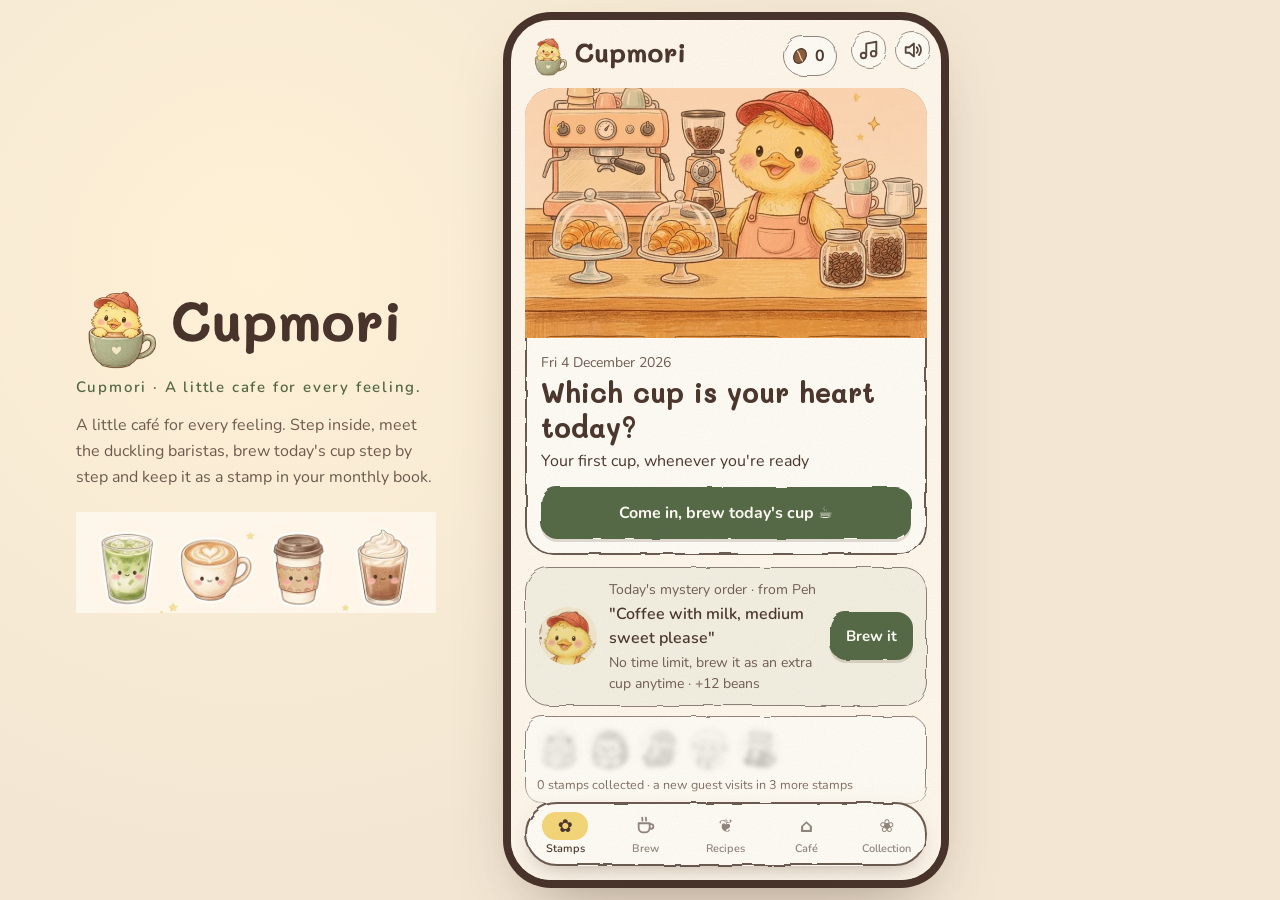
<file: index.html>
<!doctype html>
<html lang="th">
<head>
<meta charset="utf-8">
<meta name="viewport" content="width=device-width,initial-scale=1,viewport-fit=cover">
<title>Cupmori · ชงความรู้สึก เก็บวันของเรา</title>
<meta name="description" content="Cupmori (คัพมอริ) คาเฟ่เล็กๆ สำหรับทุกความรู้สึก ชงแก้ววันนี้เองกับน้องเป็ดบาริสต้า แล้วเก็บไว้เป็นแสตมป์ · A little cafe for every feeling.">
<meta name="theme-color" content="#FFF8EC">
<link rel="icon" href="assets/icons/cupmori-icon-32.png" sizes="32x32">
<link rel="icon" href="assets/icons/cupmori-icon-192.png" sizes="192x192">
<link rel="apple-touch-icon" href="assets/icons/cupmori-icon-180.png">
<link rel="manifest" href="manifest.webmanifest">
<meta name="apple-mobile-web-app-capable" content="yes">
<meta name="apple-mobile-web-app-title" content="Cupmori">
<link rel="preload" href="assets/fonts/Mali-Bold.woff2" as="font" type="font/woff2" crossorigin>
<link rel="preload" href="assets/fonts/NotoSansThai-400.woff2" as="font" type="font/woff2" crossorigin>
<link rel="stylesheet" href="style.css?v=11">
</head>
<body>
<svg width="0" height="0" style="position:absolute" aria-hidden="true"><defs>
<filter id="wob" x="-5%" y="-5%" width="110%" height="110%"><feTurbulence type="fractalNoise" baseFrequency=".04" numOctaves="2" seed="7"/><feDisplacementMap in="SourceGraphic" scale="4"/></filter>
<filter id="pencil" x="-5%" y="-5%" width="110%" height="110%"><feTurbulence type="fractalNoise" baseFrequency="1.4 .12" numOctaves="2" seed="2" result="t"/><feColorMatrix in="t" type="matrix" values="0 0 0 0 0  0 0 0 0 0  0 0 0 0 0  0 0 0 -1.6 1.25" result="m"/><feComposite in="SourceGraphic" in2="m" operator="in" result="c"/><feTurbulence type="fractalNoise" baseFrequency=".05" numOctaves="2" seed="4" result="w"/><feDisplacementMap in="c" in2="w" scale="4"/></filter>
</defs></svg>

<aside class="side">
  <div class="side-in">
    <div class="side-logo" data-logo-slot="side"><img src="assets/brand/emblem.webp" alt="" class="side-emblem"><img src="assets/brand/wordmark.svg" alt="Cupmori" class="side-wordmark"></div>
    <div class="side-sub">คัพมอริ · ชงความรู้สึก เก็บวันของเรา</div>
    <p>คาเฟ่เล็กๆ สำหรับทุกความรู้สึก เข้าร้าน เจอน้องเป็ดบาริสต้า ชงแก้ววันนี้เองทีละขั้น แล้วเก็บไว้เป็นแสตมป์ในสมุดรายเดือน</p>
    <img src="assets/img/stamps-row.webp" alt="" class="side-cups">
  </div>
</aside>

<div class="phone" id="phone">
  <div class="splash" id="splash" aria-hidden="true"><img src="assets/img/launch.webp" alt=""></div>
  <div class="grain"></div>
  <main id="app"></main>
  <div class="tabfade" id="tabfade"></div>
  <nav class="tabbar hd" id="tabbar">
    <button data-go="home" class="on"><i>✿</i>แสตมป์</button>
    <button data-go="start"><i><svg class="ico" width="22" height="22" viewBox="0 0 24 24" fill="none" stroke="currentColor" stroke-width="2" stroke-linecap="round" stroke-linejoin="round" aria-hidden="true" focusable="false"><path d="M4 9h12v5a5 5 0 0 1-5 5H9a5 5 0 0 1-5-5z"/><path d="M16 10h1.5a2.5 2.5 0 0 1 0 5H16"/><path d="M8 3c-1 1 1 2 0 3M12 3c-1 1 1 2 0 3"/></svg></i>ชงวันนี้</button>
    <button data-go="recipes"><i>❦</i>สูตร</button>
    <button data-go="room"><i>⌂</i>ร้าน</button>
    <button data-go="collect"><i>❀</i>สะสม</button>
  </nav>
  <div class="sheet-back" id="sheetBack"></div>
  <div class="sheet" id="sheet" role="dialog" aria-modal="true"><button class="sheet-x" data-act="close" aria-label="ปิด">✕</button><div id="sheetBody"></div></div>
  <button class="mute bgm hd thin off" id="bgmBtn" data-act="bgm" aria-label="ตั้งค่าเสียง" aria-haspopup="dialog" aria-expanded="false"><svg class="ico" width="22" height="22" viewBox="0 0 24 24" fill="none" stroke="currentColor" stroke-width="2" stroke-linecap="round" stroke-linejoin="round" aria-hidden="true" focusable="false"><path d="M9 18V5l11-2v13"/><circle cx="6" cy="18" r="3"/><circle cx="17" cy="16" r="3"/></svg></button>
  <div class="volpop hd thin" id="volPop" role="dialog" aria-label="ตั้งค่าเสียง" hidden></div>
  <button class="mute hd thin" id="muteBtn" data-act="mute" aria-label="ปิดเสียง"><svg class="ico" width="22" height="22" viewBox="0 0 24 24" fill="none" stroke="currentColor" stroke-width="2" stroke-linecap="round" stroke-linejoin="round" aria-hidden="true" focusable="false"><path d="M4 9h4l5-4v14l-5-4H4z"/><path d="M16 9a4 4 0 0 1 0 6"/><path d="M18.5 6.5a8 8 0 0 1 0 11"/></svg></button>
  <div class="toast" id="toast"></div>
  <canvas id="confetti"></canvas>
</div>
<script src="platform.js?v=11"></script>
<script src="festivals.js?v=11"></script>
<script src="i18n-en.js?v=11"></script>
<script src="i18n.js?v=11"></script>
<script src="content.js?v=11"></script>
<script src="sfx.js?v=11"></script>
<script src="art.js?v=11"></script>
<script src="app.js?v=11"></script>
<script>setTimeout(()=>{ const s=document.getElementById('splash'); if(s){ s.classList.add('out'); setTimeout(()=>s.remove(),600); } }, 700);</script>
</body>
</html>
</file>
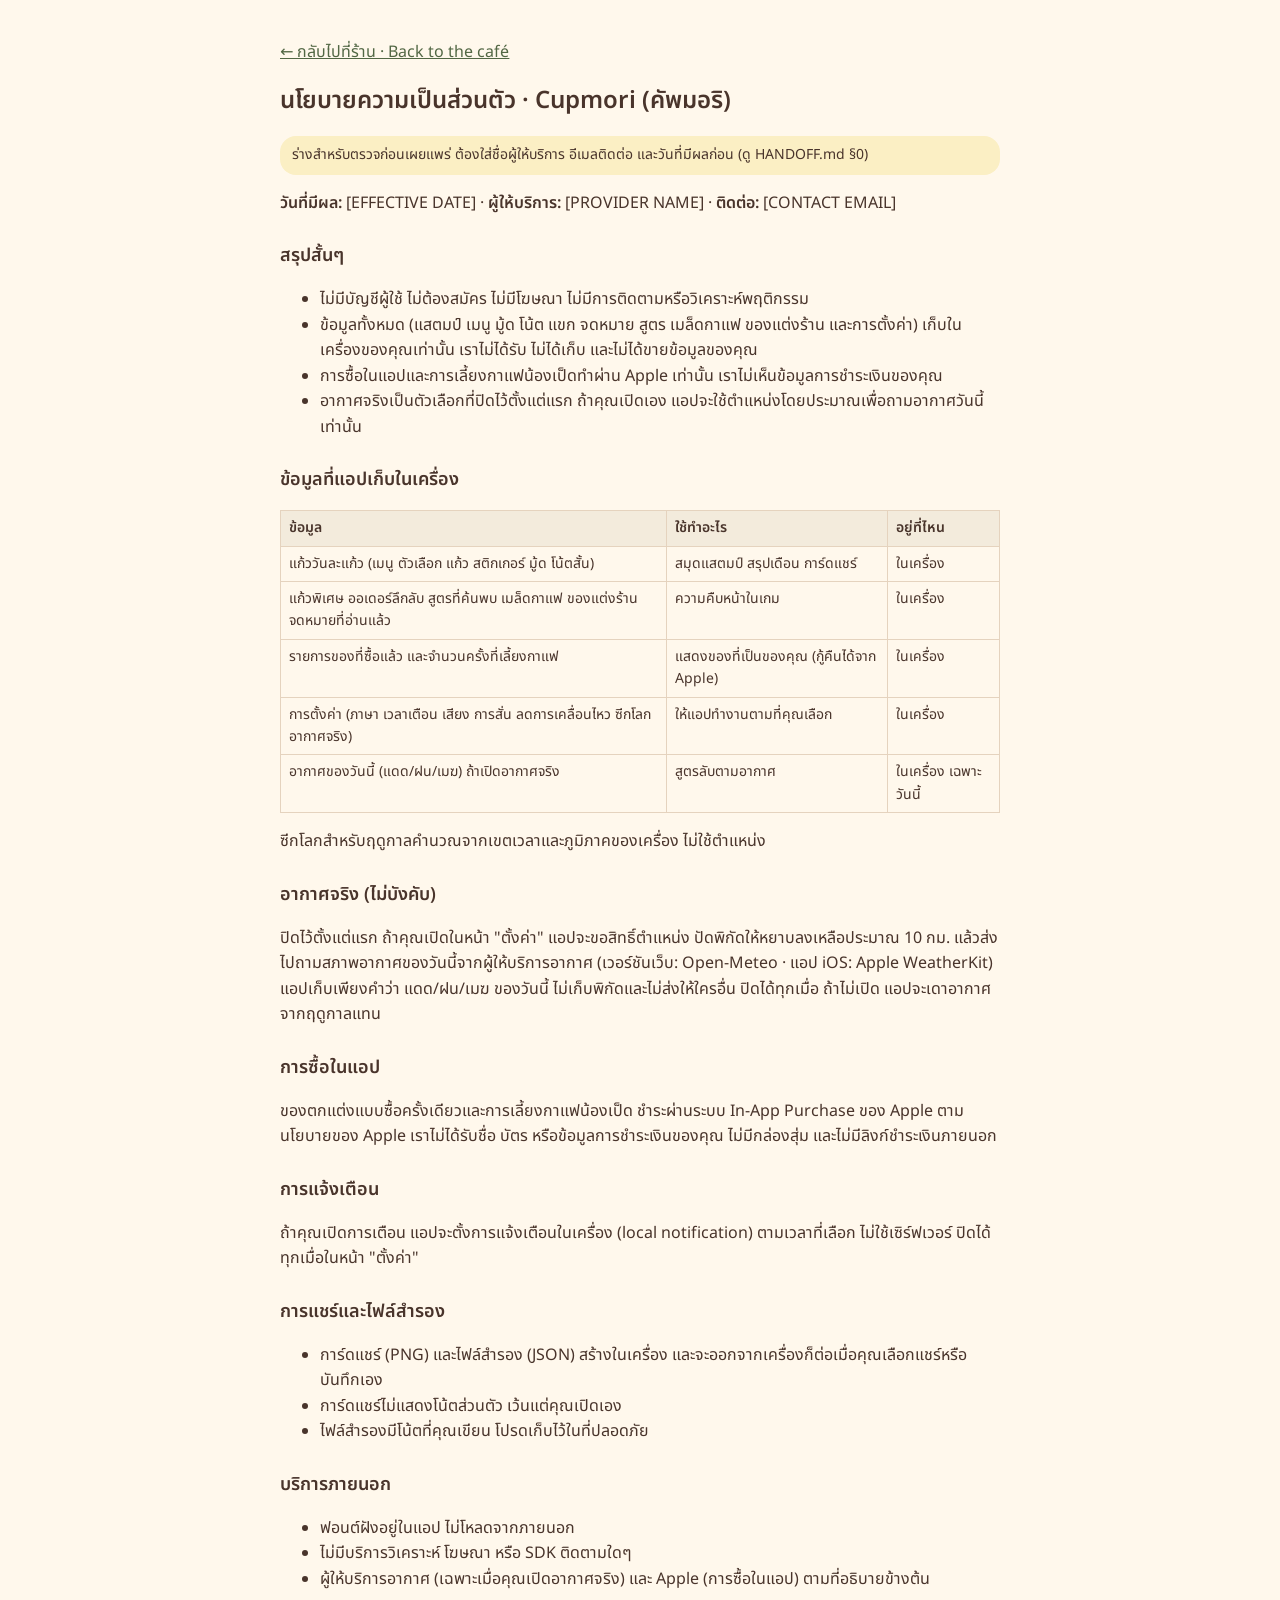
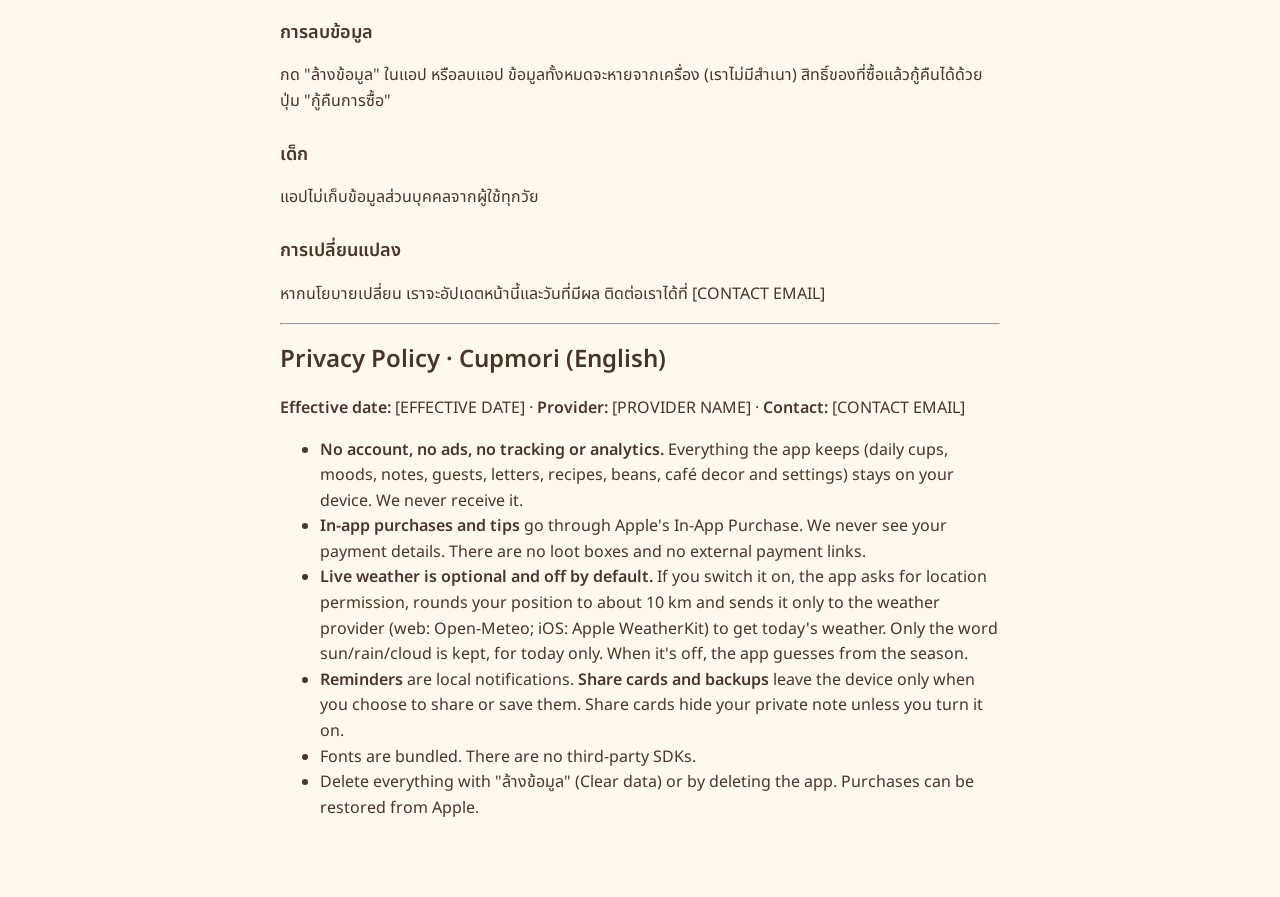
<file: privacy.html>
<!doctype html><html lang="th"><head><meta charset="utf-8"><meta name="viewport" content="width=device-width,initial-scale=1">
<title>นโยบายความเป็นส่วนตัว · Cupmori</title><link rel="icon" href="assets/icons/cupmori-icon-32.png">
<style>@font-face{font-family:"Noto Sans Thai";src:url(assets/fonts/NotoSansThai-400.woff2) format("woff2");font-weight:100 500}@font-face{font-family:"Noto Sans Thai";src:url(assets/fonts/NotoSansThai-600.woff2) format("woff2");font-weight:501 900}
body{font:16px/1.6 "Noto Sans Thai",system-ui,-apple-system,sans-serif;color:#49342B;background:#FFF8EC;max-width:720px;margin:0 auto;padding:24px 18px 60px}h1{font-size:24px}h2{font-size:18px;margin-top:26px}table{border-collapse:collapse;width:100%;font-size:14px}td,th{border:1px solid #E5D3BE;padding:6px 8px;text-align:left;vertical-align:top}th{background:#F3EBDC}.note{background:#FBEFC4;border-radius:16px;padding:8px 12px;font-size:14px}a{color:#526744}</style></head>
<body><p><a href="index.html">← กลับไปที่ร้าน · Back to the café</a></p>
<!-- generated from PRIVACY.md -->
<h1>นโยบายความเป็นส่วนตัว · Cupmori (คัพมอริ)</h1>
<p class="note">ร่างสำหรับตรวจก่อนเผยแพร่ ต้องใส่ชื่อผู้ให้บริการ อีเมลติดต่อ และวันที่มีผลก่อน (ดู HANDOFF.md §0)</p>
<p><strong>วันที่มีผล:</strong> [EFFECTIVE DATE] · <strong>ผู้ให้บริการ:</strong> [PROVIDER NAME] · <strong>ติดต่อ:</strong> [CONTACT EMAIL]</p>
<h2>สรุปสั้นๆ</h2>
<ul>
<li>ไม่มีบัญชีผู้ใช้ ไม่ต้องสมัคร ไม่มีโฆษณา ไม่มีการติดตามหรือวิเคราะห์พฤติกรรม</li>
<li>ข้อมูลทั้งหมด (แสตมป์ เมนู มู้ด โน้ต แขก จดหมาย สูตร เมล็ดกาแฟ ของแต่งร้าน และการตั้งค่า) เก็บในเครื่องของคุณเท่านั้น เราไม่ได้รับ ไม่ได้เก็บ และไม่ได้ขายข้อมูลของคุณ</li>
<li>การซื้อในแอปและการเลี้ยงกาแฟน้องเป็ดทำผ่าน Apple เท่านั้น เราไม่เห็นข้อมูลการชำระเงินของคุณ</li>
<li>อากาศจริงเป็นตัวเลือกที่ปิดไว้ตั้งแต่แรก ถ้าคุณเปิดเอง แอปจะใช้ตำแหน่งโดยประมาณเพื่อถามอากาศวันนี้เท่านั้น</li>
</ul>
<h2>ข้อมูลที่แอปเก็บในเครื่อง</h2>
<table>
<thead>
<tr>
<th>ข้อมูล</th>
<th>ใช้ทำอะไร</th>
<th>อยู่ที่ไหน</th>
</tr>
</thead>
<tbody>
<tr>
<td>แก้ววันละแก้ว (เมนู ตัวเลือก แก้ว สติกเกอร์ มู้ด โน้ตสั้น)</td>
<td>สมุดแสตมป์ สรุปเดือน การ์ดแชร์</td>
<td>ในเครื่อง</td>
</tr>
<tr>
<td>แก้วพิเศษ ออเดอร์ลึกลับ สูตรที่ค้นพบ เมล็ดกาแฟ ของแต่งร้าน จดหมายที่อ่านแล้ว</td>
<td>ความคืบหน้าในเกม</td>
<td>ในเครื่อง</td>
</tr>
<tr>
<td>รายการของที่ซื้อแล้ว และจำนวนครั้งที่เลี้ยงกาแฟ</td>
<td>แสดงของที่เป็นของคุณ (กู้คืนได้จาก Apple)</td>
<td>ในเครื่อง</td>
</tr>
<tr>
<td>การตั้งค่า (ภาษา เวลาเตือน เสียง การสั่น ลดการเคลื่อนไหว ซีกโลก อากาศจริง)</td>
<td>ให้แอปทำงานตามที่คุณเลือก</td>
<td>ในเครื่อง</td>
</tr>
<tr>
<td>อากาศของวันนี้ (แดด/ฝน/เมฆ) ถ้าเปิดอากาศจริง</td>
<td>สูตรลับตามอากาศ</td>
<td>ในเครื่อง เฉพาะวันนี้</td>
</tr>
</tbody>
</table>
<p>ซีกโลกสำหรับฤดูกาลคำนวณจากเขตเวลาและภูมิภาคของเครื่อง ไม่ใช้ตำแหน่ง</p>
<h2>อากาศจริง (ไม่บังคับ)</h2>
<p>ปิดไว้ตั้งแต่แรก ถ้าคุณเปิดในหน้า "ตั้งค่า" แอปจะขอสิทธิ์ตำแหน่ง ปัดพิกัดให้หยาบลงเหลือประมาณ 10 กม. แล้วส่งไปถามสภาพอากาศของวันนี้จากผู้ให้บริการอากาศ (เวอร์ชันเว็บ: Open-Meteo · แอป iOS: Apple WeatherKit) แอปเก็บเพียงคำว่า แดด/ฝน/เมฆ ของวันนี้ ไม่เก็บพิกัดและไม่ส่งให้ใครอื่น ปิดได้ทุกเมื่อ ถ้าไม่เปิด แอปจะเดาอากาศจากฤดูกาลแทน</p>
<h2>การซื้อในแอป</h2>
<p>ของตกแต่งแบบซื้อครั้งเดียวและการเลี้ยงกาแฟน้องเป็ด ชำระผ่านระบบ In-App Purchase ของ Apple ตามนโยบายของ Apple เราไม่ได้รับชื่อ บัตร หรือข้อมูลการชำระเงินของคุณ ไม่มีกล่องสุ่ม และไม่มีลิงก์ชำระเงินภายนอก</p>
<h2>การแจ้งเตือน</h2>
<p>ถ้าคุณเปิดการเตือน แอปจะตั้งการแจ้งเตือนในเครื่อง (local notification) ตามเวลาที่เลือก ไม่ใช้เซิร์ฟเวอร์ ปิดได้ทุกเมื่อในหน้า "ตั้งค่า"</p>
<h2>การแชร์และไฟล์สำรอง</h2>
<ul>
<li>การ์ดแชร์ (PNG) และไฟล์สำรอง (JSON) สร้างในเครื่อง และจะออกจากเครื่องก็ต่อเมื่อคุณเลือกแชร์หรือบันทึกเอง</li>
<li>การ์ดแชร์ไม่แสดงโน้ตส่วนตัว เว้นแต่คุณเปิดเอง</li>
<li>ไฟล์สำรองมีโน้ตที่คุณเขียน โปรดเก็บไว้ในที่ปลอดภัย</li>
</ul>
<h2>บริการภายนอก</h2>
<ul>
<li>ฟอนต์ฝังอยู่ในแอป ไม่โหลดจากภายนอก</li>
<li>ไม่มีบริการวิเคราะห์ โฆษณา หรือ SDK ติดตามใดๆ</li>
<li>ผู้ให้บริการอากาศ (เฉพาะเมื่อคุณเปิดอากาศจริง) และ Apple (การซื้อในแอป) ตามที่อธิบายข้างต้น</li>
</ul>
<h2>การลบข้อมูล</h2>
<p>กด "ล้างข้อมูล" ในแอป หรือลบแอป ข้อมูลทั้งหมดจะหายจากเครื่อง (เราไม่มีสำเนา) สิทธิ์ของที่ซื้อแล้วกู้คืนได้ด้วยปุ่ม "กู้คืนการซื้อ"</p>
<h2>เด็ก</h2>
<p>แอปไม่เก็บข้อมูลส่วนบุคคลจากผู้ใช้ทุกวัย</p>
<h2>การเปลี่ยนแปลง</h2>
<p>หากนโยบายเปลี่ยน เราจะอัปเดตหน้านี้และวันที่มีผล ติดต่อเราได้ที่ [CONTACT EMAIL]</p>
<hr />
<h1>Privacy Policy · Cupmori (English)</h1>
<p><strong>Effective date:</strong> [EFFECTIVE DATE] · <strong>Provider:</strong> [PROVIDER NAME] · <strong>Contact:</strong> [CONTACT EMAIL]</p>
<ul>
<li><strong>No account, no ads, no tracking or analytics.</strong> Everything the app keeps (daily cups, moods, notes, guests, letters, recipes, beans, café decor and settings) stays on your device. We never receive it.</li>
<li><strong>In-app purchases and tips</strong> go through Apple's In-App Purchase. We never see your payment details. There are no loot boxes and no external payment links.</li>
<li><strong>Live weather is optional and off by default.</strong> If you switch it on, the app asks for location permission, rounds your position to about 10 km and sends it only to the weather provider (web: Open-Meteo; iOS: Apple WeatherKit) to get today's weather. Only the word sun/rain/cloud is kept, for today only. When it's off, the app guesses from the season.</li>
<li><strong>Reminders</strong> are local notifications. <strong>Share cards and backups</strong> leave the device only when you choose to share or save them. Share cards hide your private note unless you turn it on.</li>
<li>Fonts are bundled. There are no third-party SDKs.</li>
<li>Delete everything with "ล้างข้อมูล" (Clear data) or by deleting the app. Purchases can be restored from Apple.</li>
</ul>
</body></html>
</file>
<file: style.css>
/* Cupmori CI (cupmori-ci.pdf): Cream #FFF8EC · Cocoa #49342B · Sage #9DAE8D · Forest #526744 · Butter #F5D778
   Terracotta #BD7258 (decoration only, never small text) · Blush #E7AAA0 · Lavender #C8BFDA · Sky #BBD4DF · Error #9C4438 (system only) · Line #DDD2C2 (dividers only). VI v1.1: cocoa text on light colours;
   primary buttons Forest with Paper text; cards 24px, buttons 16px, inputs 12px, touch targets >= 48px. Noto Sans Thai 400/600 (static instances) for Thai body, Nunito for English and numbers, Mali Bold for display only. Fonts bundled (OFL), no CDN. */
@font-face{font-family:Mali;src:url(assets/fonts/Mali-Bold.woff2) format("woff2");font-weight:700;font-display:swap}
@font-face{font-family:Nunito;src:url(assets/fonts/Nunito-VF.woff2) format("woff2");font-weight:200 1000;font-display:swap;unicode-range:U+0000-0E00,U+0E80-FFFF}
@font-face{font-family:"Noto Sans Thai";src:url(assets/fonts/NotoSansThai-400.woff2) format("woff2");font-weight:100 500;font-display:swap}
@font-face{font-family:"Noto Sans Thai";src:url(assets/fonts/NotoSansThai-600.woff2) format("woff2");font-weight:501 900;font-display:swap}
:root{--bg:#FFF8EC;--card:#FFFDF7;--paper:#FFFDF7;--ink:#49342B;--ink2:#6E5A4E;--acc:#526744;--accD:#526744;--sage:#9DAE8D;--forest:#526744;--butter:#F5D778;--terra:#BD7258;--blush:#E7AAA0;--lav:#C8BFDA;--sky:#BBD4DF;--error:#9C4438;--line:#DDD2C2;--r-card:24px;--r-btn:16px;--r-input:12px;--c1:#F5D778;--c2:#E7AAA0;--wood:#C79A6B;--mint:#DCE4D3;--chalk:#FFF4DA;--r:24px;--fd:Mali,"Noto Sans Thai",system-ui,sans-serif;--fb:Nunito,"Noto Sans Thai",system-ui,sans-serif}
*{box-sizing:border-box;margin:0;padding:0;-webkit-tap-highlight-color:transparent}
html,body{height:100%}
body{font-family:var(--fb);font-size:16px;line-height:1.6;color:var(--ink);background:#F3E6D3;overflow:hidden}
button{font:inherit;color:inherit;background:none;border:0;cursor:pointer}
img{display:block;max-width:100%}
.phone{position:fixed;inset:0;background:var(--bg);overflow:hidden}
.grain{position:absolute;inset:0;pointer-events:none;z-index:60;opacity:.2;mix-blend-mode:multiply;background:url("data:image/svg+xml,%3Csvg xmlns='http://www.w3.org/2000/svg' width='240' height='240'%3E%3Cfilter id='n'%3E%3CfeTurbulence type='fractalNoise' baseFrequency='.9' numOctaves='3' stitchTiles='stitch'/%3E%3CfeColorMatrix values='0 0 0 0 .35 0 0 0 0 .27 0 0 0 0 .2 0 0 0 .55 0'/%3E%3C/filter%3E%3Crect width='240' height='240' filter='url(%23n)'/%3E%3C/svg%3E")}
#app{position:absolute;inset:0;overflow-y:auto;overflow-x:hidden;padding-bottom:110px;scroll-behavior:smooth}
#app.noTab{padding-bottom:0}
.side{display:none}
@media (min-width:900px){
  body{background:#F3E6D3 radial-gradient(circle at 20% 30%,#FFF1D6 0,transparent 50%)}
  .side{display:flex;position:fixed;left:0;top:0;bottom:0;width:calc(50% - 230px);align-items:center;justify-content:flex-end;padding-right:56px}
  .side-in{max-width:380px}
  .side-logo{font:700 52px/1 var(--fd)}
  .side-sub{font:600 15px var(--fb);letter-spacing:.12em;color:var(--accD);margin:8px 0 16px}
  .side p{font-size:16px;line-height:1.6;color:var(--ink2)}
  .side-cups{margin-top:22px;mix-blend-mode:multiply;width:100%}
  .phone{left:50%;top:50%;width:430px;height:min(880px,calc(100vh - 40px));transform:translate(-30%,-50%);border-radius:40px;box-shadow:0 30px 70px -25px rgba(73,52,43,.55),0 0 0 8px #49342B}
}
/* hand drawn borders */
.hd{position:relative}
.hd:before{content:"";position:absolute;inset:0;border:2.3px solid var(--ink);border-radius:inherit;filter:url(#wob);pointer-events:none;opacity:.82}
.hd.thin:before{border-width:1.7px;opacity:.6}
.hd.dash:before{border-style:dashed;opacity:.55}
.H{font:700 28px/1.1 var(--fd)}
.H.xl{font-size:34px}
.sub{font-size:14px;line-height:1.5;color:var(--ink2)}
.btn{position:relative;display:inline-flex;align-items:center;justify-content:center;gap:6px;height:52px;padding:0 22px;border-radius:16px;font:700 16px var(--fb);color:var(--paper);isolation:isolate;transition:transform .15s}
.btn:active{transform:scale(.96)}
.btn:after{content:"";position:absolute;inset:0;border-radius:inherit;background:var(--acc);filter:url(#pencil);z-index:-1}
.btn.soft{color:var(--ink)}.btn.soft:after{background:var(--card)}
.btn.yel{color:var(--ink)}.btn.yel:after{background:var(--c1)}
.btn.peach{color:var(--ink)}.btn.peach:after{background:var(--c2)}
.btn[disabled]{opacity:.45;pointer-events:none}
.btn.sm{height:48px;font-size:15px;padding:0 16px}
.btn.wide{width:100%}
.chip{position:relative;display:inline-flex;align-items:center;gap:6px;min-height:48px;padding:6px 14px;border-radius:16px;font:600 14px var(--fb);background:var(--card);transition:transform .15s}
.chip:active{transform:scale(.95)}
.chip.on{background:var(--c1)}
.chip.on:after{content:"✓";position:absolute;top:-7px;right:-5px;width:20px;height:20px;border-radius:50%;background:var(--acc);color:#fff;font:700 11px/20px Mali;text-align:center}
.chips{display:flex;flex-wrap:wrap;gap:9px}
.lbl{font:600 14px var(--fb);color:var(--ink2);margin:14px 0 8px}
.star{position:absolute;color:#F5D778;pointer-events:none;animation:tw 2.4s ease-in-out infinite}
@keyframes tw{50%{transform:scale(.7) rotate(20deg);opacity:.6}}
.view{animation:vin .45s cubic-bezier(.2,.9,.3,1.2)}
@keyframes vin{from{opacity:0;transform:translateY(14px)}}
/* top */
.top{display:flex;justify-content:space-between;align-items:center;padding:16px 18px 6px}
.logo{font:700 22px var(--fd);display:flex;align-items:center;gap:8px}
.logo img{width:34px;height:34px;border-radius:50%;object-fit:cover;mix-blend-mode:multiply}
.pill{position:relative;font:600 13.5px var(--fb);padding:6px 12px;border-radius:99px;background:var(--card)}
/* home hero */
.hero{margin:6px 14px 0;border-radius:28px;overflow:hidden;background:var(--card)}
.hero-img{position:relative;height:250px;overflow:hidden}
.hero-img .bg{width:100%;height:100%;object-fit:cover;object-position:50% 72%}
.hero-img .duck{position:absolute;left:50%;bottom:-6px;width:170px;transform:translateX(-50%);mix-blend-mode:multiply;-webkit-mask-image:radial-gradient(closest-side,#000 72%,transparent 100%);mask-image:radial-gradient(closest-side,#000 72%,transparent 100%)}
.hero-body{padding:14px 16px 16px}
.today{display:flex;gap:14px;align-items:center}
.today .stampbig{width:96px;flex:0 0 96px}
.bubble{position:absolute;background:#FFFDF7;padding:8px 13px;border-radius:18px;font:600 14px/1.35 var(--fb);z-index:7;max-width:220px;animation:pop .5s cubic-bezier(.2,1.4,.4,1)}
.bubble:before{content:"";position:absolute;inset:0;border:2.2px solid var(--ink);border-radius:inherit;filter:url(#wob)}
@keyframes pop{from{transform:scale(.6);opacity:0}}
/* calendar */
.calcard{margin:16px 14px 0;border-radius:28px;background:var(--card);padding:16px 12px 16px}
.calhead{display:flex;justify-content:space-between;align-items:center;margin:0 4px 10px}
.calnav{display:flex;gap:6px}.calnav .chip{min-height:36px;width:40px;justify-content:center;padding:0}
.cal{display:grid;grid-template-columns:repeat(7,minmax(0,1fr));gap:6px}
.dw{text-align:center;font:600 11px var(--fb);opacity:.65;margin-bottom:2px}
.day{aspect-ratio:1;border-radius:50%;position:relative;display:flex;align-items:center;justify-content:center;font:600 11px var(--fb);color:var(--ink2)}
.day.f{cursor:pointer;background:var(--d,#F8E6CF);animation:stampin .5s backwards}
.day.f img{width:112%;height:112%;object-fit:cover;border-radius:50%;mix-blend-mode:multiply}
.day.f:before{content:"";position:absolute;inset:-2px;border:2px dashed var(--ink);border-radius:50%;filter:url(#wob);opacity:.55}
.day .n{position:absolute;top:-5px;left:-4px;font-size:9px;background:var(--bg);border-radius:8px;padding:0 4px;z-index:2;color:var(--ink)}
.day .mf{position:absolute;right:-5px;bottom:-4px;z-index:2}
.day.e:before{content:"";position:absolute;inset:4px;border:1.6px dashed var(--ink);border-radius:50%;filter:url(#wob);opacity:.35}
.day.fut{opacity:.4}
.day.t:after{content:"";position:absolute;inset:-5px;border:2.6px solid var(--acc);border-radius:50%;filter:url(#wob)}
.day.e.t{cursor:pointer;color:var(--accD)}
@keyframes stampin{from{transform:scale(1.6) rotate(-14deg);opacity:0}}
.mix{display:flex;height:16px;border-radius:9px;overflow:hidden;margin-top:6px}
.mix i{display:block;height:100%;filter:url(#pencil)}
.tiles{display:grid;grid-template-columns:repeat(3,1fr);gap:8px}
.tile{position:relative;border-radius:16px;padding:9px 10px;background:var(--card);font:500 11.5px var(--fb)}
.tile b{display:block;font:700 22px/1.2 var(--fd)}
.homeacts{display:flex;flex-wrap:wrap;gap:8px;margin:14px 14px 0}
.footnote{font-size:11px;color:var(--ink2);text-align:center;margin:18px 0 6px}
.footnote button{text-decoration:underline}
/* tabbar */
.tabbar{position:absolute;left:14px;right:14px;bottom:max(14px,env(safe-area-inset-bottom));height:64px;border-radius:99px;background:var(--card);display:flex;justify-content:space-around;align-items:center;z-index:30;box-shadow:0 10px 24px -12px rgba(90,70,54,.5);transition:transform .35s}
.tabbar.hide{transform:translateY(130%)}
.tabbar button{display:flex;flex-direction:column;align-items:center;font:600 11px var(--fb);opacity:.6;gap:1px}
.tabbar button i{font-style:normal;font-size:18px;width:46px;height:28px;line-height:28px;border-radius:14px;text-align:center}
.tabbar button.on{opacity:1}.tabbar button.on i{background:var(--c1)}
/* barista picker */
.bgrid{display:grid;grid-template-columns:1fr 1fr;gap:12px;padding:6px 14px}
.bcard{border-radius:24px;background:var(--card);padding:8px 8px 12px;text-align:center;transition:transform .2s}
.bcard img{width:100%;aspect-ratio:1;object-fit:cover;border-radius:18px;mix-blend-mode:multiply}
.bcard b{display:block;font:700 19px var(--fd);margin-top:2px}
.bcard small{display:block;font-size:11.5px;color:var(--ink2);line-height:1.3}
.bcard.on{background:var(--c1);transform:translateY(-3px)}
.bcard.on:after{content:"✓";position:absolute;top:-6px;right:-4px;width:26px;height:26px;border-radius:50%;background:var(--acc);color:#fff;font:700 14px/26px Mali}
.bcard:last-child:nth-child(odd){grid-column:span 2;display:grid;grid-template-columns:44% 1fr;align-items:center;text-align:left;gap:10px}
.greet{margin:10px 14px 0;border-radius:20px;background:#FFFDF7;padding:12px 14px;font:600 14px var(--fb);display:flex;gap:10px;align-items:center}
.greet img{width:48px;height:48px;border-radius:50%;object-fit:cover;mix-blend-mode:multiply;flex:0 0 48px}
.sticky-foot{position:sticky;bottom:0;padding:12px 14px calc(14px + env(safe-area-inset-bottom));background:linear-gradient(transparent,var(--bg) 30%);z-index:20;display:flex;gap:10px}
/* quirks */
.q-pe{animation:qpe 1.6s ease-in-out infinite}@keyframes qpe{50%{transform:translateY(-6px)}}
.q-puy{animation:qpuy 3.4s ease-in-out infinite;transform-origin:50% 100%}@keyframes qpuy{50%{transform:rotate(-3deg)}}
.q-chompoo{animation:qch 2.2s ease-in-out infinite;transform-origin:50% 100%}@keyframes qch{25%{transform:rotate(2deg) scale(1.02)}75%{transform:rotate(-2deg)}}
.q-nam{animation:qnam 1.2s steps(2) infinite}@keyframes qnam{50%{transform:translateX(1.5px)}}
.q-lung{animation:qlung 3s ease-in-out infinite;transform-origin:50% 90%}@keyframes qlung{40%{transform:rotate(2.5deg)}60%{transform:rotate(2.5deg)}}
/* menu board */
.board-wrap{position:relative;height:560px;overflow:hidden}
.board-wrap .bg{width:100%;height:100%;object-fit:cover;object-position:50% 0}
.board-wrap .duck{position:absolute;left:50%;top:282px;width:200px;transform:translateX(-50%);mix-blend-mode:multiply;-webkit-mask-image:radial-gradient(closest-side,#000 70%,transparent 100%);mask-image:radial-gradient(closest-side,#000 70%,transparent 100%)}
.chalk{position:absolute;color:var(--chalk);font-family:var(--fd);font-weight:700;z-index:3;text-shadow:0 0 1px rgba(255,255,255,.4)}
.chalk .t{font-size:16px;text-align:center;letter-spacing:.04em}
.chalk .cols{display:grid;grid-template-columns:1fr 1fr;gap:0 12px;font-size:12.5px;line-height:1.55}
.chalk h4{font:700 13px var(--fd);border-bottom:1.5px dashed currentColor;margin-bottom:2px}
.chalk .r{display:flex;justify-content:space-between;cursor:pointer;border-radius:6px;padding:0 3px}
.chalk .r.on{background:rgba(255,231,163,.28);color:#FFE7A3}
.menu-sheet{position:relative;margin-top:-56px;background:var(--bg);border-radius:30px 30px 0 0;padding:16px 14px 0;z-index:8}
.menu-sheet:before{content:"";position:absolute;inset:0;border:2.3px solid var(--ink);border-bottom:0;border-radius:inherit;filter:url(#wob);opacity:.8;pointer-events:none}
.tabs{display:flex;gap:8px;margin:10px 0 12px}
.tabs button{position:relative;padding:7px 15px;border-radius:99px;font:600 14.5px var(--fb)}
.tabs button.on{background:var(--c2)}
.items{display:grid;grid-template-columns:repeat(3,1fr);gap:10px}
.it{position:relative;border-radius:20px;padding:8px 4px 9px;text-align:center;font:600 13.5px/1.25 var(--fb);background:var(--card)}
.it img{width:76px;height:76px;object-fit:cover;border-radius:50%;mix-blend-mode:multiply;margin:0 auto 3px}
.it small{display:block;font-weight:500;color:var(--ink2);font-size:11px}
.it.on{background:var(--c1)}
.it.on:after{content:"✓";position:absolute;top:-6px;right:-4px;width:22px;height:22px;border-radius:50%;background:var(--acc);color:#fff;font:700 12px/22px Mali}
.desc{margin-top:12px;border-radius:18px;background:#FFFDF7;padding:12px 14px;font-size:13.5px;line-height:1.5}
/* brew */
.bhead{display:flex;justify-content:space-between;align-items:center;padding:14px 16px 4px}
.bhead .x{position:relative;width:38px;height:38px;border-radius:50%;background:var(--card);font-size:16px}
.steps{display:flex;justify-content:space-between;padding:4px 12px 0;position:relative;overflow-x:auto;scrollbar-width:none}
.steps::-webkit-scrollbar{display:none}
.st{flex:1 0 38px;display:flex;flex-direction:column;align-items:center;gap:3px;font:600 9.5px/1.15 var(--fb);text-align:center;opacity:.5;position:relative}
.st b{position:relative;width:26px;height:26px;border-radius:50%;display:flex;align-items:center;justify-content:center;font:700 11.5px var(--fb);background:var(--card);z-index:1}
.st:not(:last-child):after{content:"";position:absolute;top:13px;left:calc(50% + 14px);right:calc(-50% + 14px);border-top:2px dashed var(--ink);opacity:.35}
.st.d{opacity:.85}.st.d b{background:var(--c2)}
.st.on{opacity:1}.st.on b{background:var(--acc);color:#fff;transform:scale(1.18)}
.stage{position:relative;margin:10px 14px 0;height:300px;border-radius:26px;overflow:hidden;background:#FBF0DD}
.stage .bg{width:100%;height:100%;object-fit:cover;object-position:28% 50%}
.stage .duck{position:absolute;right:-18px;bottom:-14px;width:205px;mix-blend-mode:multiply;-webkit-mask-image:radial-gradient(closest-side,#000 68%,transparent 100%);mask-image:radial-gradient(closest-side,#000 68%,transparent 100%)}
.stage .bubble{left:12px;top:12px}
.fx{position:absolute;left:14px;bottom:14px;z-index:6;pointer-events:none}
.credit{position:absolute;right:10px;bottom:8px;font:600 9px var(--fb);background:rgba(255,253,247,.85);padding:1px 7px;border-radius:8px;z-index:7}
.ctrl{padding:14px 18px 6px}
.ctrl .H{font-size:24px}
.gauge{position:relative;height:20px;border-radius:10px;background:var(--card);overflow:hidden;margin-top:10px}
.gauge i{position:absolute;left:0;top:0;bottom:0;border-radius:10px;background:var(--acc);filter:url(#pencil);transition:width .12s linear}
.gauge .zone{position:absolute;top:0;bottom:0;border-left:2px dashed var(--ink);border-right:2px dashed var(--ink);opacity:.5;background:rgba(207,230,196,.55)}
.gmeta{display:flex;justify-content:space-between;font-size:12.5px;margin-top:6px}
.holdbtn{touch-action:none;user-select:none;-webkit-user-select:none}
.holdbtn.active{transform:scale(.95)}
.range{width:100%;accent-color:var(--acc);height:28px}
.whiskpad{position:relative;height:110px;border-radius:22px;background:#E9F2D7;margin-top:10px;touch-action:none;overflow:hidden;display:flex;align-items:center;justify-content:center;font:600 14px var(--fb);color:#5E7A3A;user-select:none}
.whiskpad .wz{position:absolute;width:44px;height:44px;border-radius:50%;background:rgba(255,255,255,.7);pointer-events:none;transform:translate(-50%,-50%)}
/* drink preview */
.preview{position:relative;margin:10px auto 0;width:240px;height:240px}
.stamp{position:relative;border-radius:50%;background:var(--d,#F8E6CF);aspect-ratio:1}
.stamp>img{width:100%;height:100%;object-fit:cover;border-radius:50%;mix-blend-mode:multiply}
.stamp:before{content:"";position:absolute;inset:-4px;border:3px dashed var(--ink);border-radius:50%;filter:url(#wob);opacity:.5}
.stamp .ring{position:absolute;inset:-12px;border-radius:50%;border:9px solid var(--sl,transparent);filter:url(#pencil);opacity:.9}
.stamp .stk{position:absolute;width:24%;filter:url(#wob)}
.stamp .stk svg{width:100%;height:auto}
.stamp .bface{position:absolute;right:-6%;bottom:-6%;width:34%;border-radius:50%;background:#FFFDF7;overflow:hidden;box-shadow:0 0 0 3px #FFFDF7}
.stamp .bface img{width:100%;aspect-ratio:1;object-fit:cover;mix-blend-mode:multiply;transform:scale(1.5);transform-origin:50% 30%}
.cups{display:grid;grid-template-columns:repeat(4,1fr);gap:8px}
.cupopt{position:relative;border-radius:18px;background:var(--card);padding:4px 2px 7px;text-align:center;font:600 11.5px/1.2 var(--fb)}
.cupopt img{width:100%;aspect-ratio:1;object-fit:cover;mix-blend-mode:multiply;border-radius:14px}
.cupopt.on{background:var(--c1)}
.cupopt.on:after{content:"✓";position:absolute;top:-6px;right:-4px;width:20px;height:20px;border-radius:50%;background:var(--acc);color:#fff;font:700 11px/20px Mali}
.sw{width:42px;height:42px;border-radius:50%;position:relative}
.sw.on{box-shadow:0 0 0 3px var(--bg),0 0 0 5.5px var(--acc)}
.sw.none{background:repeating-linear-gradient(45deg,#fff 0 5px,#eee2d2 5px 10px)}
.stkbtn{width:52px;height:52px;border-radius:16px;background:var(--card);display:flex;align-items:center;justify-content:center}
.stkbtn svg{width:34px;height:34px}
.stkbtn.on{background:var(--c1)}
.moodbtn{display:flex;flex-direction:column;align-items:center;gap:3px;width:calc(25% - 7px);padding:8px 0;border-radius:18px;background:var(--card);font:600 12px var(--fb)}
.moodbtn.on{background:var(--c1)}
textarea{width:100%;border:0;border-radius:var(--r-input);background:var(--card);padding:12px;font:500 14px var(--fb);color:var(--ink);resize:none;outline:none}
.bfoot{position:sticky;bottom:0;display:flex;gap:10px;padding:12px 14px calc(14px + env(safe-area-inset-bottom));background:linear-gradient(transparent,var(--bg) 28%);z-index:20}
.bfoot .btn:last-child{flex:1}
/* done */
.done{text-align:center;padding:30px 20px 20px}
.done .badge{display:inline-block;position:relative;padding:6px 16px;border-radius:99px;background:var(--c1);font:700 12px var(--fb);letter-spacing:.12em}
.done .stamp{width:230px;margin:26px auto 18px;animation:stampdrop .8s cubic-bezier(.2,1.5,.4,1) .2s backwards}
@keyframes stampdrop{from{transform:scale(2.2) rotate(-20deg);opacity:0}}
/* sheet */
.sheet-back{position:absolute;inset:0;background:rgba(90,70,54,.35);opacity:0;pointer-events:none;transition:.3s;z-index:40}
.sheet{position:absolute;left:0;right:0;bottom:0;max-height:92%;overflow-y:auto;background:var(--bg);border-radius:30px 30px 0 0;padding:22px 18px 30px;z-index:41;transform:translateY(105%);transition:transform .4s cubic-bezier(.2,.9,.3,1)}
.sheet.open{transform:none}.sheet-back.open{opacity:1;pointer-events:auto}
.sheet-x{position:absolute;right:14px;top:14px;width:36px;height:36px;border-radius:50%;background:var(--card);font-size:14px;z-index:2}
.kv{display:grid;grid-template-columns:auto 1fr;gap:6px 14px;font-size:13.5px;margin-top:12px}
.kv dt{color:var(--ink2)}
.donutrow{display:flex;gap:16px;align-items:center;margin-top:12px}
.legend div{display:flex;align-items:center;gap:8px;font:600 14.5px var(--fb);margin:5px 0}
.legend i{width:14px;height:14px;border-radius:50%}
.sharecv{width:100%;border-radius:18px;margin-top:14px;box-shadow:0 10px 30px -12px rgba(90,70,54,.5)}
.toast{position:absolute;left:50%;bottom:96px;transform:translate(-50%,30px);background:var(--ink);color:#FFF8EC;padding:10px 18px;border-radius:99px;font:600 14.5px var(--fb);opacity:0;transition:.3s;z-index:70;white-space:nowrap;pointer-events:none}
.toast.show{opacity:1;transform:translate(-50%,0)}
#confetti{position:absolute;inset:0;pointer-events:none;z-index:65;width:100%;height:100%}
.empty-hint{font-size:13px;color:var(--ink2);text-align:center;padding:4px}
@media (prefers-reduced-motion:reduce){*{animation:none!important;transition:none!important}}
.q-sway{animation:qsway 3s ease-in-out infinite;transform-origin:50% 100%}@keyframes qsway{25%{transform:rotate(-3deg)}75%{transform:rotate(3deg)}}
.q-bounce{animation:qbounce 1.5s ease-in-out infinite}@keyframes qbounce{50%{transform:translateY(-7px)}}
.q-nod{animation:qnod 2.6s ease-in-out infinite;transform-origin:50% 90%}@keyframes qnod{40%,60%{transform:rotate(3deg)}}
.q-heart{animation:qheart 2.2s ease-in-out infinite;transform-origin:50% 100%}@keyframes qheart{25%{transform:scale(1.03) rotate(2deg)}75%{transform:rotate(-2deg)}}
.q-sleepy{animation:qsleepy 4s ease-in-out infinite;transform-origin:50% 100%}@keyframes qsleepy{50%{transform:rotate(-4deg) translateY(2px)}}
.q-bop{animation:qbop .8s ease-in-out infinite}@keyframes qbop{50%{transform:translateY(-3px) rotate(1.5deg)}}
.board-wrap .duck.q-bounce,.board-wrap .duck.q-bop{animation-name:qbounceC}
@keyframes qbounceC{50%{transform:translateX(-50%) translateY(-6px)}}
.board-wrap .duck.q-sway,.board-wrap .duck.q-nod,.board-wrap .duck.q-heart,.board-wrap .duck.q-sleepy{animation-name:qswayC}
@keyframes qswayC{25%{transform:translateX(-50%) rotate(-3deg)}75%{transform:translateX(-50%) rotate(3deg)}}
.sheet{visibility:hidden;transition:transform .4s cubic-bezier(.2,.9,.3,1),visibility 0s .4s}
.sheet.open{visibility:visible;transition:transform .4s cubic-bezier(.2,.9,.3,1),visibility 0s}
.tabbar.hide{visibility:hidden;transition:transform .35s,visibility 0s .35s}
.btn:after{filter:url(#wob)}
.btn:before{content:"";position:absolute;inset:0;border-radius:inherit;z-index:-1;opacity:.35;mix-blend-mode:multiply;background:repeating-linear-gradient(-62deg,transparent 0 3px,rgba(90,70,54,.18) 3px 4px);filter:url(#wob)}
.btn{box-shadow:0 3px 0 rgba(90,70,54,.18)}
.gauge i,.mix i{filter:url(#wob)}
.gauge i{background:var(--acc) repeating-linear-gradient(-62deg,transparent 0 3px,rgba(90,70,54,.15) 3px 4px)}
.stamp .ring{filter:url(#wob)}
.cs{position:relative;width:100%;overflow:hidden}
.cs .bg{position:absolute;inset:0;width:100%;height:100%;object-fit:cover}
.cs .front{z-index:2}
.cs .cduck{position:absolute;z-index:1;-webkit-mask-image:radial-gradient(closest-side,#000 78%,transparent 100%);mask-image:radial-gradient(closest-side,#000 78%,transparent 100%)}
.hero-img{height:250px}
.hero-img .cs{margin-top:-58%}
.board-wrap{height:auto}
.board-wrap .chalk{z-index:3}
.board-wrap .chalk .cols{font-size:13px}
.stage .bg.matcha{object-position:0 50%}
.board-wrap{--bs:.71}
@media (min-width:900px){.board-wrap{--bs:.78}}
.grain{mix-blend-mode:normal;opacity:.16;background-size:240px 240px;transform:translateZ(0)}
.stage .duck{mix-blend-mode:normal;width:190px;right:-10px;bottom:-8px;-webkit-mask-image:radial-gradient(closest-side,#000 80%,transparent 100%);mask-image:radial-gradient(closest-side,#000 80%,transparent 100%)}
.stage .duckglow{position:absolute;right:-40px;bottom:-40px;width:250px;height:250px;border-radius:50%;background:radial-gradient(closest-side,#FFF8EC 55%,rgba(255,248,236,0));z-index:1;pointer-events:none}
.stage .duck{z-index:2}.stage .bubble{z-index:8}.stage .fx{z-index:6}
@media (min-width:900px){.side{width:calc(50% - 129px);justify-content:center;padding:0 48px}.side-in{max-width:360px}.side-logo{font-size:46px}}
.stage{height:330px}
.stage .bg.coffee{object-position:35% 50%}
.stage .bg.matcha{object-position:30% 50%}
.stage .fx{left:auto;right:14px;bottom:30px;background:rgba(255,253,247,.85);border-radius:14px;padding:6px}
.stage .fx:empty{display:none}
/* order options + temp visuals + mute */
.opts{margin-top:12px;border-radius:18px;background:#FFF3D9;padding:12px 14px 14px}
.opts .lbl{margin:10px 0 6px}
.opts .chip{min-height:38px;padding:5px 12px;font-size:13px}
.otag{margin-top:12px;border-radius:14px;background:#FFF3D9;padding:8px 12px;font:500 13.5px/1.5 var(--fb)}
@keyframes icedrop{from{opacity:0;transform:translateY(-30px)}}
@keyframes steam{0%{opacity:0;transform:translateY(6px)}40%{opacity:.9}100%{opacity:0;transform:translateY(-10px)}}
.mute{position:absolute;right:10px;top:calc(12px + env(safe-area-inset-top));z-index:40;width:36px;height:36px;border-radius:50%;background:#FFFDF7;font-size:17px;display:grid;place-items:center;opacity:.92}
.mute.off{background:#F3E6D3}
.top{padding-right:100px}.bhead{padding-right:96px!important}
.mute.bgm{right:54px}.mute.bgm.off{opacity:.55;filter:grayscale(1)}
.iceart{display:flex;flex-direction:column;align-items:center;gap:2px}
.iceart img{width:78px;height:78px;object-fit:contain;mix-blend-mode:multiply}
.iceart b{font:700 12px var(--fb);color:var(--ink)}
.volpop{position:absolute;right:10px;top:calc(56px + env(safe-area-inset-top));z-index:45;width:min(290px,calc(100% - 20px));background:#FFFDF7;border-radius:20px;padding:12px 14px 10px;box-shadow:0 12px 30px -12px rgba(90,70,54,.45);font:500 14px var(--fb)}
.volpop[hidden]{display:none}
.volpop .vhead{display:flex;justify-content:space-between;align-items:center;font:700 18px var(--fd);margin-bottom:6px}
.volpop .vx{width:30px;height:30px;border-radius:50%;background:var(--card)}
.volpop .vrow{display:grid;grid-template-columns:110px 1fr 40px;align-items:center;gap:6px;margin:6px 0}
.volpop .vrow b{font:700 12px var(--fb);text-align:right}
.volpop input[type=range]{width:100%;accent-color:#E8896A;height:28px}
.vsw{display:flex;align-items:center;gap:10px;width:100%;min-height:48px;margin-top:4px;font:600 15px/1.4 var(--fb);color:var(--ink);text-align:left}
.volpop .vsw{min-height:40px;font-size:14px}
.vsw i{position:relative;width:42px;height:26px;border-radius:99px;background:#E6D8C6;flex:0 0 42px;transition:.2s}
.vsw i:after{content:"";position:absolute;left:3px;top:3px;width:20px;height:20px;border-radius:50%;background:#fff;box-shadow:0 1px 2px rgba(0,0,0,.2);transition:.2s}
.vsw.on i{background:var(--forest)}.vsw.on i:after{left:19px}
.volpop .vnote{font-size:11px;color:var(--ink2);margin-top:6px;text-align:center}
.stamp .artfx{position:absolute;inset:0;width:100%;height:100%;pointer-events:none;overflow:visible}
.stamp .artfx .cube{animation:cubein .45s cubic-bezier(.3,1.5,.5,1) backwards}
@keyframes cubein{from{opacity:0}}
.stamp .artfx .steam{opacity:0;animation:steamup 2.6s ease-in-out infinite}
@keyframes steamup{0%{opacity:0;transform:translateY(3px)}45%{opacity:.95}100%{opacity:0;transform:translateY(-6px)}}
@media (prefers-reduced-motion:reduce){.stamp .artfx .steam{animation:none;opacity:.8}.stamp .artfx .cube{animation:none}}
.linkbtn{display:block;margin:8px auto 0;font:600 13.5px var(--fb);color:var(--ink2);text-decoration:underline;min-height:32px}
.whiskpad{border-radius:50%!important;aspect-ratio:1;width:min(190px,60%);margin:8px auto 0;display:grid;place-items:center;text-align:center;touch-action:none;padding:18px;height:auto!important}
.holdbtn{touch-action:none;user-select:none;-webkit-user-select:none}
.noteline{width:100%;border:0;border-radius:16px;background:var(--card);padding:12px 14px;font:500 15px var(--fb);color:var(--ink)}
.noteline:focus{outline:2px solid var(--acc)}
.tile{min-width:0}.tile b{overflow-wrap:anywhere;word-break:break-word}
/* soft backdrop so scrolled content never peeks around the floating tab bar */
.tabfade{position:absolute;left:0;right:0;bottom:0;height:calc(100px + env(safe-area-inset-bottom));background:linear-gradient(rgba(255,248,236,0),var(--bg) 45%);z-index:29;pointer-events:none;transition:opacity .3s}
.tabfade.hide{opacity:0}
.storyimg{display:block;width:min(260px,72%);aspect-ratio:9/16;margin:0 auto;border-radius:18px;box-shadow:0 10px 26px -14px rgba(90,70,54,.6);background:#FFF3D9}
.storyload{text-align:center;font:600 14px var(--fb);color:var(--ink2);margin-top:-48%;margin-bottom:44%}
.it{position:relative}
.seasonbadge{position:absolute;top:-6px;right:-4px;font-style:normal;font-size:18px;filter:drop-shadow(0 1px 1px rgba(90,70,54,.3))}
.seasontag{display:inline-block;background:#FFE7A3;border-radius:99px;padding:2px 10px;font:700 12px var(--fb);margin-bottom:6px}
.ducks{display:grid;grid-template-columns:repeat(4,1fr);gap:8px}
.duckcard{border-radius:16px;background:var(--card);padding:6px 4px 8px;text-align:center;font:600 11.5px var(--fb)}
.duckcard img{width:100%;aspect-ratio:1;object-fit:cover;mix-blend-mode:multiply;border-radius:12px}
.duckcard b{display:block;font:700 12px var(--fb)}.duckcard small{display:block;font-size:10.5px;color:var(--ink2)}
.duckcard.unmet img{filter:grayscale(1) blur(2.5px) opacity(.35)}
.rewards{display:flex;flex-direction:column;gap:8px}
.reward{display:flex;gap:10px;align-items:center;border-radius:16px;background:var(--card);padding:10px 12px}
.reward .ricon{width:44px;height:44px;flex:0 0 44px;display:grid;place-items:center}
.reward .ricon svg{width:40px;height:40px}.reward:not(.ok) .ricon{filter:grayscale(.8);opacity:.6}
.reward .rsl{width:34px;height:34px;border-radius:50%;border:8px solid;display:block}
.sw.locked,.stkbtn.locked{opacity:.45;position:relative;font-size:13px}
.stkbtn .lk{position:absolute;right:-4px;bottom:-4px;font-style:normal;font-size:12px}

/* ===== Phase 1 ===== */
/* launch splash (web stand-in for the iOS launch screen) */
.splash{position:absolute;inset:0;z-index:50;background:#FFF7EA;display:grid;place-items:center;transition:opacity .5s}
.splash img{width:100%;height:100%;object-fit:contain;mix-blend-mode:multiply}
.splash.out{opacity:0;pointer-events:none}
/* real time-of-day lighting over the counter scene */
.cs .tod{position:absolute;inset:0;z-index:3;pointer-events:none;transition:background 1s}
.tod-morning .cs .tod{background:linear-gradient(180deg,rgba(255,240,205,.5),rgba(255,255,255,0) 70%);mix-blend-mode:multiply}
.tod-day .cs .tod{background:none}
.tod-evening .cs .tod{background:linear-gradient(180deg,rgba(255,170,110,.55),rgba(255,214,170,.45));mix-blend-mode:multiply}
.tod-night .cs .tod{background:radial-gradient(ellipse at 62% 12%,rgba(255,226,170,.55),rgba(150,140,200,.75) 75%);mix-blend-mode:multiply}
.closesign{position:absolute;left:4%;top:7.5%;width:34%;z-index:6;animation:sway 3.2s ease-in-out infinite;transform-origin:50% 0}
.closesign img{width:100%;display:block}
.closesign b{position:absolute;left:44%;right:8%;top:50%;transform:translateY(-35%);font:400 clamp(11px,3.4vw,15px)/1.1 var(--fd);color:#6B4A2E;text-align:center}
@keyframes sway{0%,100%{transform:rotate(-2deg)}50%{transform:rotate(2deg)}}
/* banners */
.banner{display:flex;align-items:center;gap:10px;margin:10px 14px 0;padding:10px 12px;border-radius:18px;background:var(--card);font-size:13px;line-height:1.4;position:relative}
.banner img{width:48px;height:48px;border-radius:50%;object-fit:cover;mix-blend-mode:multiply;flex:0 0 48px}
.banner .big{font-size:28px}.banner .sub{font-size:12px}
.banner.miss{background:#FFE7EE}.banner.nudge{background:#FFF1C9}
.banner .bx{position:absolute;right:6px;top:4px;font-size:12px;opacity:.6;padding:4px}
.gprog{margin:10px 14px 0;padding:10px 12px;border-radius:18px;background:var(--card)}
.gfaces{display:flex;gap:6px;margin-bottom:6px}
.gfaces img{width:44px;height:44px;border-radius:50%;object-fit:cover;mix-blend-mode:multiply;background:#FFF3DF}
.gfaces img.lock{filter:grayscale(1) blur(2px) opacity(.35)}
/* usual order + late-night hint */
.usual{display:flex;align-items:center;gap:10px;width:100%;margin:10px 0 2px;padding:8px 12px;border-radius:18px;background:#FFF1C9;text-align:left;font:500 13.5px/1.35 var(--fb)}
.usual img{width:44px;height:44px;mix-blend-mode:multiply}.usual span{flex:1}.usual i{font-style:normal;font-size:18px}
.latehint{display:flex;align-items:center;gap:8px;flex-wrap:wrap;margin:8px 0 2px;padding:8px 12px;border-radius:18px;background:#EEE6F7;font:500 13.5px/1.4 var(--fb)}
.latehint img{width:40px;height:40px;mix-blend-mode:multiply}.latehint span{flex:1;min-width:150px}
/* unlock + reminder cards on the done screen */
.unlock{display:flex;gap:12px;align-items:center;text-align:left;margin-top:14px;padding:10px 12px;border-radius:18px;background:#FFF1C9;font-size:13px;line-height:1.45}
.unlock img{width:76px;height:76px;mix-blend-mode:multiply;flex:0 0 76px}
.remask{margin-top:14px;padding:12px;border-radius:18px;background:var(--card);text-align:left;font-size:13.5px}
.remform{display:flex;gap:8px;align-items:center;flex-wrap:wrap;margin-top:6px}
.remform input[type=time]{font:600 15px var(--fb);padding:6px 10px;border-radius:12px;border:2px solid var(--ink);background:#FFFDF7;color:var(--ink)}
.devpre{font:11px/1.35 ui-monospace,monospace;white-space:pre-wrap;background:#FFFDF7;border-radius:12px;padding:8px;max-height:260px;overflow:auto}
.footnote a{text-decoration:underline;color:inherit}

.hero-img .closesign{top:45%;width:30%}
.banner.unlockb{background:#FFF1C9}

/* ================= Phase 2 · Cupmori ================= */
.H{line-height:1.25}
.top{padding-right:104px}
.logo{gap:6px}.logo .emblem{width:40px;height:40px;border-radius:0;object-fit:contain;mix-blend-mode:normal}.logo .wordmark{height:26px;width:auto;border-radius:0;mix-blend-mode:normal}
.logo-slot{display:none}            /* reserved for the final VI-book logo */
.pill.beans{display:inline-flex;align-items:center;gap:6px;min-height:40px;padding:4px 12px 4px 8px;font:700 16px var(--fb)}
.beanic{flex:0 0 auto;vertical-align:-3px}
.beanline{display:flex;align-items:center;justify-content:center;gap:8px;margin-top:12px;font:600 15px var(--fb)}
.page{padding:0 0 20px}.page>.H,.page>.sub,.page>.lbl,.page>.footnote{margin-left:16px;margin-right:16px}.page>.H{margin-top:6px}
.page>.btn.wide{width:calc(100% - 32px);margin-left:16px}
/* mystery order */
.mystery{display:flex;gap:12px;align-items:center;margin:12px 14px 0;padding:12px 14px;border-radius:24px;background:#F3F0E2}
.mystery img{width:58px;height:58px;border-radius:50%;object-fit:cover;mix-blend-mode:multiply;flex:0 0 58px}
.mystery .mtx{flex:1;min-width:0}.mystery b{display:block;font:600 16px/1.5 var(--fb);margin:2px 0}
.mystery .sub{font-size:14px}.sub.ok{color:var(--forest)}
.mystery .btn{flex:0 0 auto}
.xnote{margin-top:10px;padding:10px 12px;border-radius:16px;background:#F3F0E2;font-size:14px}
.letterb{width:calc(100% - 28px);text-align:left;background:#EEE9F4}
/* extra cup stars (extra cups only; mood cups are never scored) */
.stars3{display:flex;justify-content:center;gap:6px;margin-top:2px;font-size:34px;line-height:1}
.stars3 span{color:#E8DFC9}.stars3 span.on{color:#E8B93A;text-shadow:0 0 0 #49342B}
/* recipe book */
.pctrow{display:flex;align-items:center;gap:10px;margin:10px 16px 0;font:700 16px var(--fb)}
.pctrow .mix{height:14px;margin:0}
.nowchips{display:flex;flex-wrap:wrap;gap:8px;margin:12px 16px 0}.nowchips .chip{min-height:36px;font-size:14px;background:var(--card)}.nowchips small{color:var(--ink2);font-weight:500}
.rgrid{display:grid;grid-template-columns:repeat(3,1fr);gap:10px;margin:0 14px}
.rcard{display:flex;flex-direction:column;align-items:center;gap:4px;padding:10px 6px 12px;border-radius:24px;background:var(--card);text-align:center;min-height:48px}
.rcard b{font:600 14px/1.35 var(--fb)}.rcard small{font-size:12.5px;line-height:1.4;color:var(--ink2)}
.rcard.sec{background:#F4F1FA}
.rimg{display:grid;place-items:center;width:76px;height:76px;border-radius:50%;background:#FBF1DE;overflow:hidden}
.rimg img{width:100%;height:100%;object-fit:cover;mix-blend-mode:multiply}
.rimg.sm{width:56px;height:56px;flex:0 0 56px}.rimg.big{width:150px;height:150px;margin:0 auto}
.rcard.unk .rimg img,.rimg.unk img{filter:grayscale(1) contrast(4) brightness(1.05);opacity:.28}
.rcard.unk b{letter-spacing:.08em}
.recipe-new{background:#EEF3E7}
/* my café */
.room{position:relative;margin:12px 14px 0;aspect-ratio:4/3;border-radius:24px;overflow:hidden;background:#F1E2C8}
.roombg{position:absolute;inset:0;width:100%;height:100%;object-fit:cover}
.ditem{position:absolute;pointer-events:none}.ditem img,.ditem svg{width:100%;height:auto;display:block;mix-blend-mode:multiply}
.ditem.d-lights svg{height:28px;mix-blend-mode:normal}.ditem.d-frame svg{mix-blend-mode:normal}
.roomempty{position:absolute;left:50%;bottom:14px;transform:translateX(-50%);background:rgba(255,253,247,.92);padding:6px 14px;border-radius:16px;font:600 14px var(--fb);white-space:nowrap}
.dgrid{display:grid;grid-template-columns:repeat(2,1fr);gap:10px;margin:0 14px}
.dcard{display:flex;flex-direction:column;align-items:center;gap:6px;padding:10px;border-radius:24px;background:var(--card);text-align:center}
.dcard b{font:600 14px/1.35 var(--fb)}.dcard.on{background:#EEF3E7}.dcard.locked{opacity:.55}
.dthumb{display:grid;place-items:center;width:100%;height:84px}.dthumb img,.dthumb svg{max-width:84%;max-height:84px;width:auto;height:auto;mix-blend-mode:multiply}
.dcard .btn{width:100%}
.shop,.tipjar{margin:18px 14px 0;padding:16px;border-radius:24px;background:var(--card)}
.shop .sub{font-size:14px}
.srow{display:flex;align-items:center;justify-content:space-between;gap:10px;padding:12px 0;border-bottom:1px dashed rgba(73,52,43,.25)}
.srow b{font:600 15px var(--fb)}.srow .sub{font-size:13.5px}
.owned{font:700 14px var(--fb);color:var(--forest);white-space:nowrap}.soon{font:600 13.5px var(--fb);color:var(--ink2);white-space:nowrap;text-align:right}
.festrow{display:grid;grid-template-columns:repeat(2,1fr);gap:8px}
.fchip{display:flex;flex-direction:column;padding:8px 12px;border-radius:16px;background:#FBF6EA;min-height:48px}
.fchip b{font:600 14px var(--fb)}.fchip small{font-size:13px;color:var(--ink2)}.fchip.live{background:#EEF3E7}
.linkbtn{font:600 14px var(--fb);text-decoration:underline;min-height:44px;padding:6px 0}
.tipjar{display:flex;gap:12px;align-items:flex-start;background:#FBF1DE}.tipjar>img{width:74px;flex:0 0 74px;mix-blend-mode:multiply}
.tipjar .chip{background:var(--card)}
.thanks{position:relative;padding-top:10px}.hearts{position:absolute;inset:0;pointer-events:none}
.hearts span{position:absolute;bottom:30%;font-size:26px;color:#E7AAA0;animation:heartup 2.6s ease-out infinite}
@keyframes heartup{from{transform:translateY(0);opacity:0}20%{opacity:1}to{transform:translateY(-150px);opacity:0}}
/* letters */
.letter .lhead{display:flex;gap:12px;align-items:center}.letter .lhead img{width:72px;height:72px;border-radius:50%;object-fit:cover;mix-blend-mode:multiply}
.lbody{margin-top:14px;padding:16px 18px;border-radius:24px;background:#FFFCF3;font-size:16px;line-height:1.75;box-shadow:inset 0 0 0 1.5px rgba(73,52,43,.18)}
.lbody p+p{margin-top:10px}
.shelf{display:flex;flex-direction:column;gap:8px}
.srow2{display:flex;gap:10px;align-items:center;padding:10px 12px;border-radius:24px;background:var(--card)}
.srow2>img{width:52px;height:52px;border-radius:50%;object-fit:cover;mix-blend-mode:multiply}
.srow2.unmet>img{filter:brightness(0) opacity(.18)}
.eps{display:flex;flex-wrap:wrap;gap:6px;margin:4px 0}
.ep{display:inline-flex;align-items:center;justify-content:center;min-width:48px;min-height:40px;padding:0 10px;border-radius:14px;background:#FBF6EA;font:600 14px var(--fb)}
.ep.new{background:var(--butter)}.ep.lock{opacity:.55}
.iceart>div{width:78px;height:78px}.iceart .artfx{position:absolute;inset:0;width:100%;height:100%;overflow:visible}
html.en .H{letter-spacing:0}
/* reduce motion (setting or OS) */
.rm *,.rm *:before,.rm *:after{animation-duration:.001ms!important;animation-iteration-count:1!important;transition-duration:.001ms!important;scroll-behavior:auto!important}
.rm .artfx .steam{opacity:.8}.rm .hearts{display:none}
.side-logo{display:flex;align-items:center;gap:12px}.side-emblem{width:84px}.side-wordmark{height:54px;width:auto}
.tabbar button{min-width:56px;min-height:52px;justify-content:center}
/* sheet titles never run under the close button (long English titles) */
#sheet .H{padding-right:44px}
/* VI v1.1: line icons instead of emoji for system controls */
.ico{display:block;flex:none}
.tabbar i .ico{margin:3px auto 0}
.vrow span .ico{display:inline-block;vertical-align:-5px;width:18px;height:18px;margin-right:4px}
/* VI v1.1: inputs 12px with a visible Forest edge; visible keyboard focus ring, 3px gap from the control */
input[type=text],input[type=time],input[type=date],input[type=search],select{border-radius:var(--r-input)}
:focus-visible{outline:3px solid var(--forest);outline-offset:3px}
textarea:focus-visible,input:focus-visible{outline:3px solid var(--forest);outline-offset:2px}
.btn:focus-visible,.chip:focus-visible,.tabbar button:focus-visible{outline:3px solid var(--forest);outline-offset:3px}
.err,.error{color:var(--error)}
hr,.divider{border:0;border-top:1px solid var(--line)}
</file>
